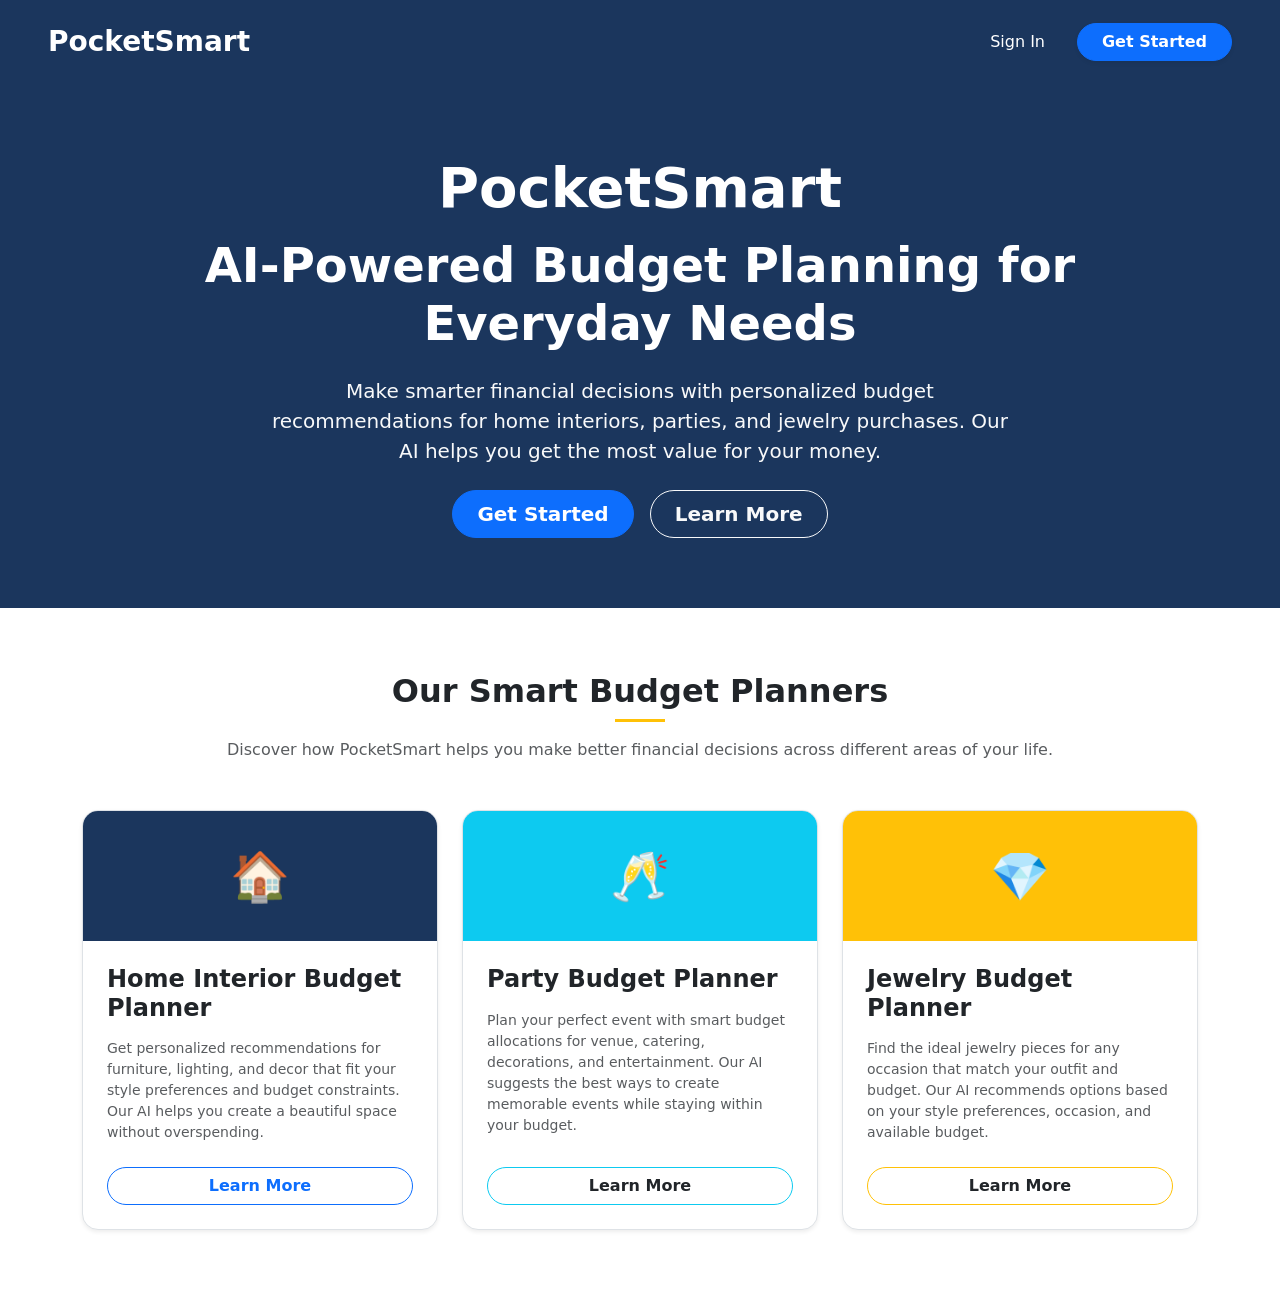
<file: Project Development Phase/templates/index.html>
<!DOCTYPE html>
<html lang="en">
<head>
    <meta charset="UTF-8">
    <meta name="viewport" content="width=device-width, initial-scale=1.0">
    <title>PocketSmart AI - Smart Budget Planner</title>
    <link href="https://cdn.jsdelivr.net/npm/bootstrap@5.3.0/dist/css/bootstrap.min.css" rel="stylesheet">
    <style>
        .hero-section { background-color: #1b365d; color: white; padding: 70px 0; }
        .card-header-home { background-color: #1b365d; color: white; height: 130px; display: flex; align-items: center; justify-content: center; font-size: 3rem; }
        .card-header-party { background-color: #0dcaf0; color: white; height: 130px; display: flex; align-items: center; justify-content: center; font-size: 3rem; }
        .card-header-jewelry { background-color: #ffc107; color: white; height: 130px; display: flex; align-items: center; justify-content: center; font-size: 3rem; }
    </style>
</head>
<body class="bg-white">
    <!-- Navbar matching docx -->
    <nav class="navbar navbar-expand-lg navbar-dark px-5 py-3" style="background-color: #1b365d;">
        <a class="navbar-brand fw-bold fs-3" href="/">PocketSmart</a>
        <div class="collapse navbar-collapse justify-content-end">
            <ul class="navbar-nav align-items-center gap-4">
                <li class="nav-item"><a class="nav-link text-white" href="/login">Sign In</a></li>
                <li class="nav-item"><a class="btn btn-primary px-4 rounded-pill fw-semibold shadow-sm" href="/register">Get Started</a></li>
            </ul>
        </div>
    </nav>

    <!-- Hero Section matching docx -->
    <div class="hero-section text-center">
        <div class="container">
            <h1 class="display-4 fw-bold mb-3">PocketSmart</h1>
            <h2 class="display-5 fw-bold mb-4">AI-Powered Budget Planning for Everyday Needs</h2>
            <p class="lead text-light mb-4 mx-auto" style="max-width: 750px;">Make smarter financial decisions with personalized budget recommendations for home interiors, parties, and jewelry purchases. Our AI helps you get the most value for your money.</p>
            <div class="d-flex justify-content-center gap-3 mt-4">
                <a href="/register" class="btn btn-primary btn-lg px-4 rounded-pill fw-semibold">Get Started</a>
                <a href="#planners" class="btn btn-outline-light btn-lg px-4 rounded-pill fw-semibold">Learn More</a>
            </div>
        </div>
    </div>

    <!-- Planners Section matching docx -->
    <div class="container py-5 my-3" id="planners">
        <div class="text-center mb-5">
            <h2 class="fw-bold fs-2 mb-2">Our Smart Budget Planners</h2>
            <div class="mx-auto bg-warning mb-3" style="width: 50px; height: 3px;"></div>
            <p class="text-muted">Discover how PocketSmart helps you make better financial decisions across different areas of your life.</p>
        </div>
        <div class="row g-4">
            <div class="col-md-4">
                <div class="card h-100 shadow-sm border rounded-4 overflow-hidden">
                    <div class="card-header-home">🏠</div>
                    <div class="card-body p-4 d-flex flex-column">
                        <h4 class="fw-bold mb-3 text-dark">Home Interior Budget Planner</h4>
                        <p class="text-muted small mb-4">Get personalized recommendations for furniture, lighting, and decor that fit your style preferences and budget constraints. Our AI helps you create a beautiful space without overspending.</p>
                        <a href="/home-planner" class="btn btn-outline-primary w-100 mt-auto rounded-pill fw-semibold">Learn More</a>
                    </div>
                </div>
            </div>
            <div class="col-md-4">
                <div class="card h-100 shadow-sm border rounded-4 overflow-hidden">
                    <div class="card-header-party">🥂</div>
                    <div class="card-body p-4 d-flex flex-column">
                        <h4 class="fw-bold mb-3 text-dark">Party Budget Planner</h4>
                        <p class="text-muted small mb-4">Plan your perfect event with smart budget allocations for venue, catering, decorations, and entertainment. Our AI suggests the best ways to create memorable events while staying within your budget.</p>
                        <a href="/party-planner" class="btn btn-outline-info w-100 mt-auto rounded-pill fw-semibold text-dark">Learn More</a>
                    </div>
                </div>
            </div>
            <div class="col-md-4">
                <div class="card h-100 shadow-sm border rounded-4 overflow-hidden">
                    <div class="card-header-jewelry">💎</div>
                    <div class="card-body p-4 d-flex flex-column">
                        <h4 class="fw-bold mb-3 text-dark">Jewelry Budget Planner</h4>
                        <p class="text-muted small mb-4">Find the ideal jewelry pieces for any occasion that match your outfit and budget. Our AI recommends options based on your style preferences, occasion, and available budget.</p>
                        <a href="/jewelry-planner" class="btn btn-outline-warning w-100 mt-auto rounded-pill fw-semibold text-dark">Learn More</a>
                    </div>
                </div>
            </div>
        </div>
    </div>
</body>
</html>
</file>
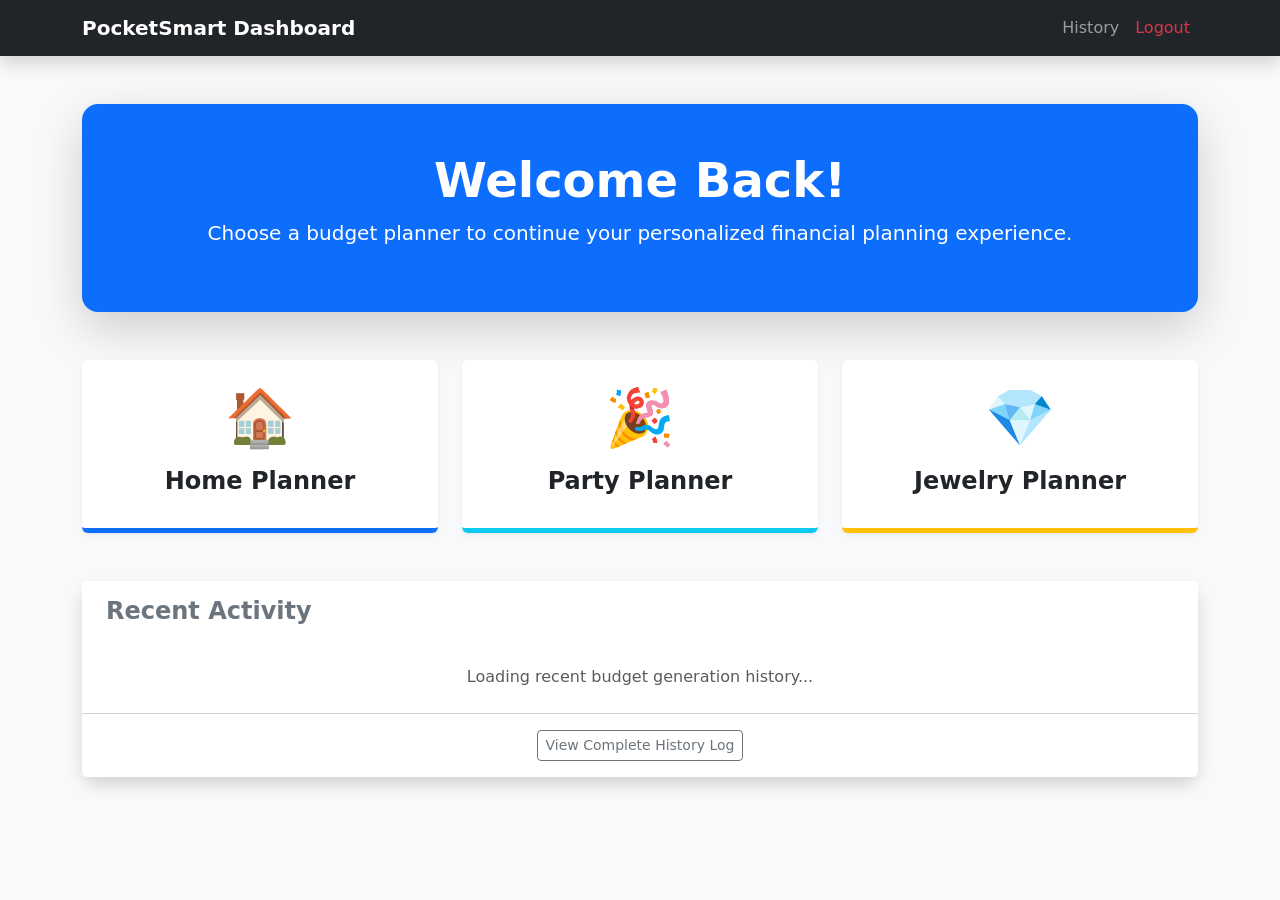
<file: Project Development Phase/templates/dashboard.html>
<!DOCTYPE html>
<html lang="en">
<head>
    <meta charset="UTF-8">
    <meta name="viewport" content="width=device-width, initial-scale=1.0">
    <title>User Dashboard - PocketSmart AI</title>
    <link href="https://cdn.jsdelivr.net/npm/bootstrap@5.3.0/dist/css/bootstrap.min.css" rel="stylesheet">
</head>
<body class="bg-light">
    <nav class="navbar navbar-expand-lg navbar-dark bg-dark shadow">
        <div class="container">
            <a class="navbar-brand fw-bold" href="/">PocketSmart Dashboard</a>
            <div class="collapse navbar-collapse justify-content-end">
                <ul class="navbar-nav">
                    <li class="nav-item"><a class="nav-link" href="/history">History</a></li>
                    <li class="nav-item"><a class="nav-link text-danger" href="/logout">Logout</a></li>
                </ul>
            </div>
        </div>
    </nav>

    <div class="container my-5">
        <div class="bg-primary text-white p-5 rounded-4 shadow-lg text-center mb-5">
            <h1 class="display-5 fw-bold">Welcome Back!</h1>
            <p class="lead">Choose a budget planner to continue your personalized financial planning experience.</p>
        </div>

        <div class="row g-4 mb-5">
            <div class="col-md-4">
                <a href="/home-planner" class="text-decoration-none">
                    <div class="card h-100 shadow-sm border-0 border-bottom border-primary border-5 hover-effect">
                        <div class="card-body p-4 text-center">
                            <h2 class="display-4 mb-3">🏠</h2>
                            <h4 class="text-dark fw-bold">Home Planner</h4>
                        </div>
                    </div>
                </a>
            </div>
            <div class="col-md-4">
                <a href="/party-planner" class="text-decoration-none">
                    <div class="card h-100 shadow-sm border-0 border-bottom border-info border-5 hover-effect">
                        <div class="card-body p-4 text-center">
                            <h2 class="display-4 mb-3">🎉</h2>
                            <h4 class="text-dark fw-bold">Party Planner</h4>
                        </div>
                    </div>
                </a>
            </div>
            <div class="col-md-4">
                <a href="/jewelry-planner" class="text-decoration-none">
                    <div class="card h-100 shadow-sm border-0 border-bottom border-warning border-5 hover-effect">
                        <div class="card-body p-4 text-center">
                            <h2 class="display-4 mb-3">💎</h2>
                            <h4 class="text-dark fw-bold">Jewelry Planner</h4>
                        </div>
                    </div>
                </a>
            </div>
        </div>

        <div class="card shadow border-0 rounded-4">
            <div class="card-header bg-white py-3 border-bottom-0">
                <h4 class="mb-0 fw-bold text-secondary"><i class="bi bi-clock-history me-2"></i>Recent Activity</h4>
            </div>
            <div class="card-body p-0">
                <div class="list-group list-group-flush" id="recentActivityList">
                    
                    <div class="p-4 text-center text-muted">
                        <p class="mb-0">Loading recent budget generation history...</p>
                    </div>
                </div>
            </div>
            <div class="card-footer bg-white text-center py-3">
                <a href="/history" class="btn btn-sm btn-outline-secondary">View Complete History Log</a>
            </div>
        </div>
    </div>
</body>
</html>
</file>
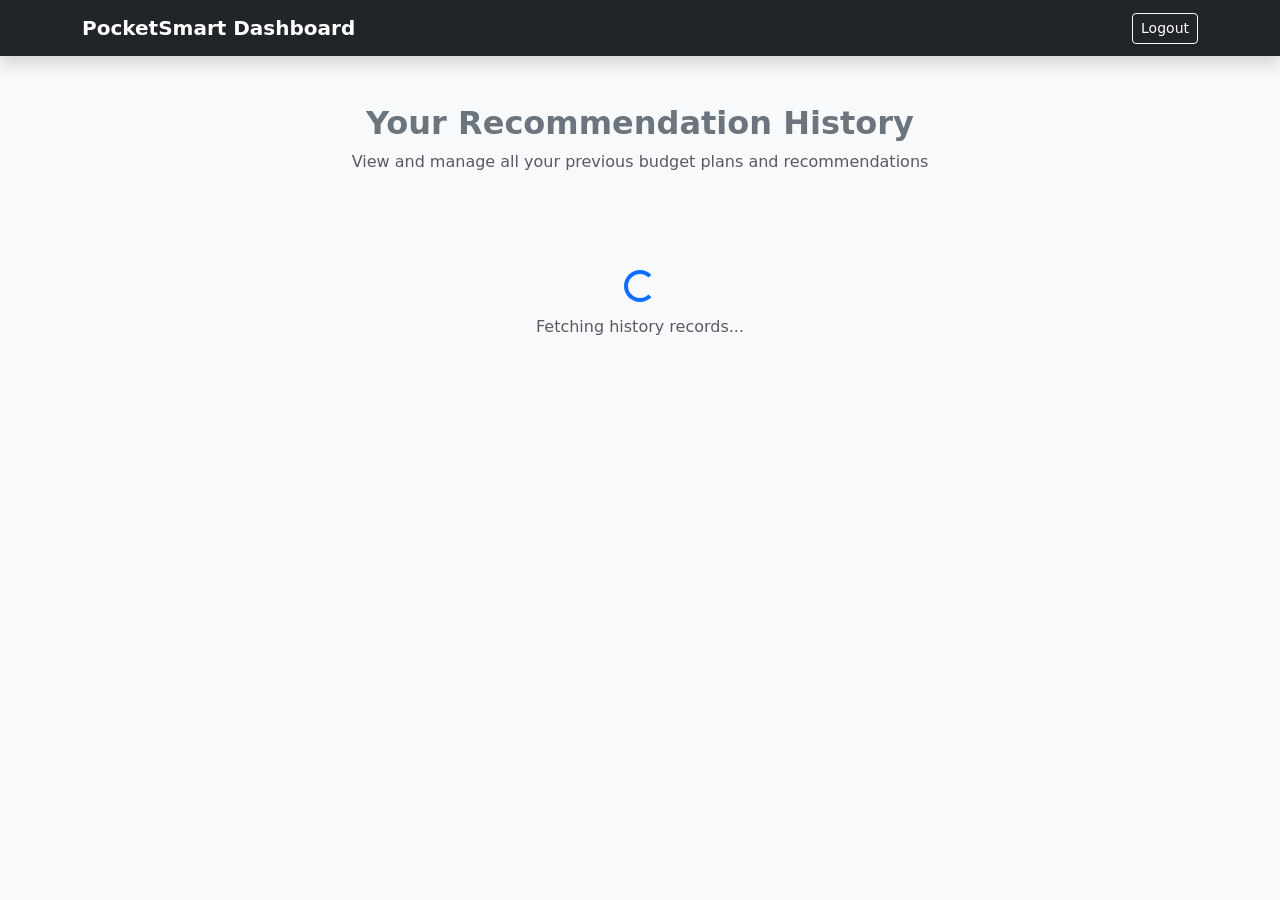
<file: Project Development Phase/templates/history.html>
<!DOCTYPE html>
<html lang="en">
<head>
    <meta charset="UTF-8">
    <meta name="viewport" content="width=device-width, initial-scale=1.0">
    <title>Recommendation History - PocketSmart AI</title>
    <link href="https://cdn.jsdelivr.net/npm/bootstrap@5.3.0/dist/css/bootstrap.min.css" rel="stylesheet">
</head>
<body class="bg-light">
    <nav class="navbar navbar-dark bg-dark mb-4 shadow">
        <div class="container">
            <a class="navbar-brand fw-bold" href="/dashboard">PocketSmart Dashboard</a>
            <a class="text-white text-decoration-none btn btn-outline-light btn-sm" href="/logout">Logout</a>
        </div>
    </nav>

    <div class="container py-4">
        <div class="text-center mb-5">
            <h2 class="fw-bold text-secondary">Your Recommendation History</h2>
            <p class="text-muted">View and manage all your previous budget plans and recommendations</p>
        </div>
        <div class="row g-4" id="historyGrid">
            <div class="col-12 text-center text-muted py-5">
                <div class="spinner-border text-primary" role="status"></div>
                <p class="mt-2">Fetching history records...</p>
            </div>
        </div>
    </div>
</body>
</html>
</file>
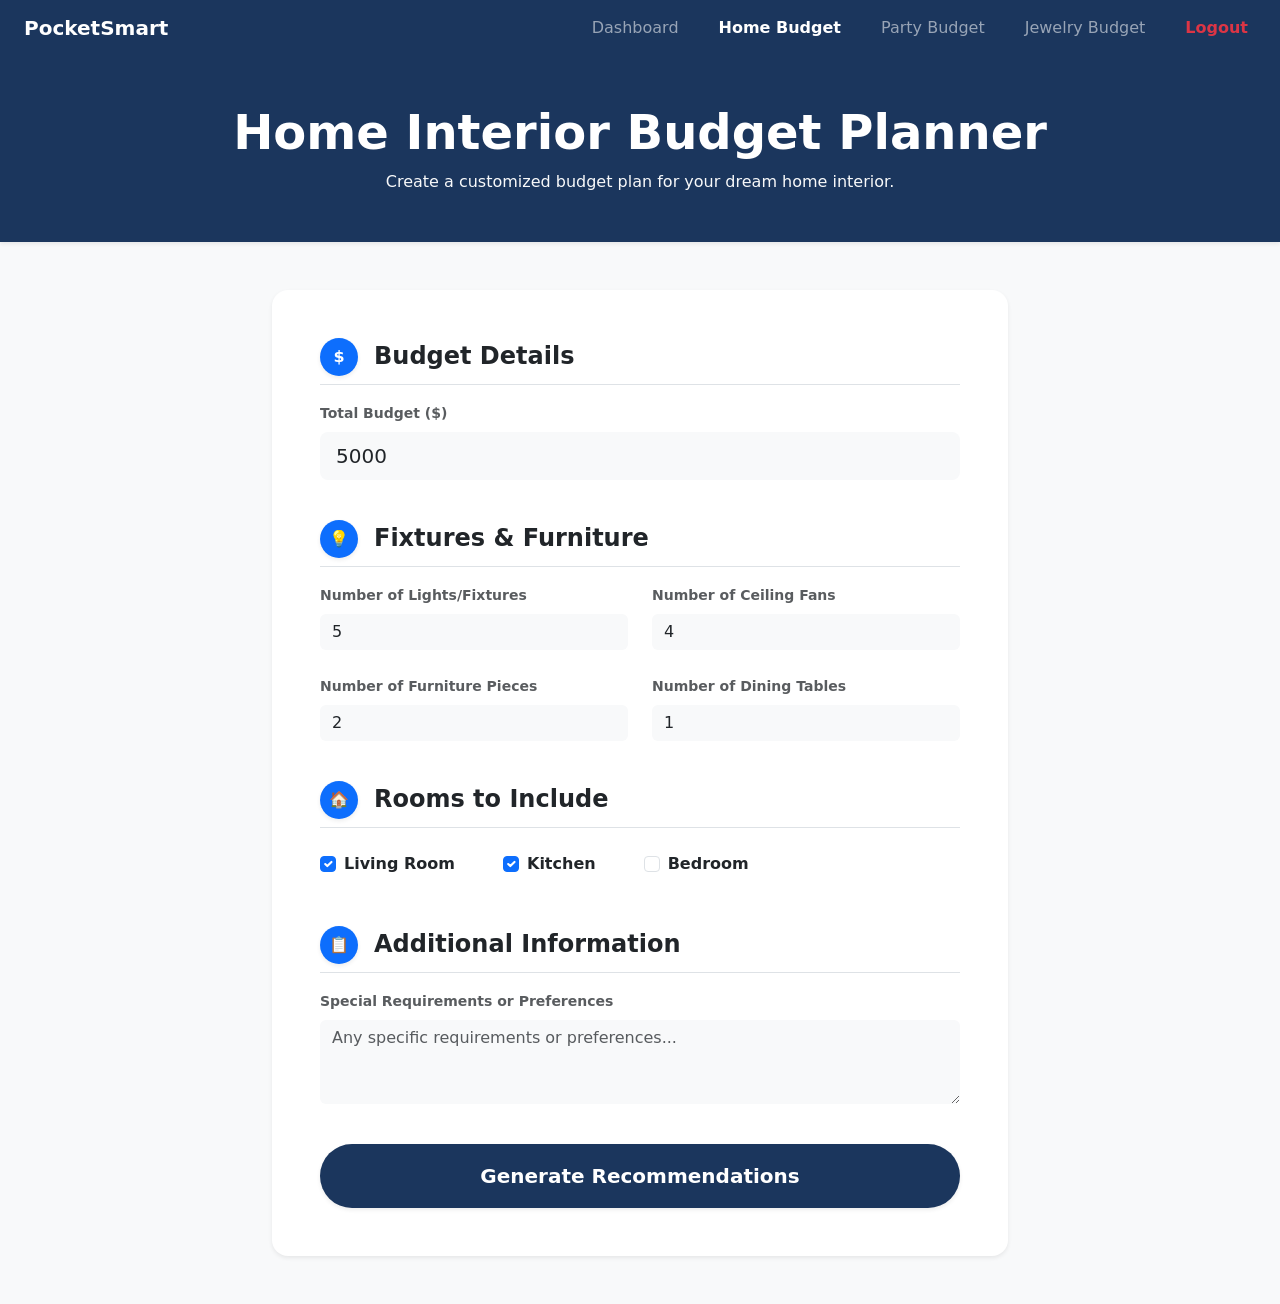
<file: Project Development Phase/templates/home_planner.html>
<!DOCTYPE html>
<html lang="en">
<head>
    <meta charset="UTF-8">
    <meta name="viewport" content="width=device-width, initial-scale=1.0">
    <title>Home Interior Budget Planner - PocketSmart</title>
    <link href="https://cdn.jsdelivr.net/npm/bootstrap@5.3.0/dist/css/bootstrap.min.css" rel="stylesheet">
</head>
<body class="bg-light">
    <!-- Navbar matching docx -->
    <nav class="navbar navbar-expand-lg navbar-dark px-4" style="background-color: #1b365d;">
        <a class="navbar-brand fw-bold" href="/dashboard">PocketSmart</a>
        <div class="collapse navbar-collapse justify-content-end">
            <ul class="navbar-nav align-items-center gap-4">
                <li class="nav-item"><a class="nav-link" href="/dashboard">Dashboard</a></li>
                <li class="nav-item"><a class="nav-link text-white fw-bold" href="/home-planner">Home Budget</a></li>
                <li class="nav-item"><a class="nav-link" href="/party-planner">Party Budget</a></li>
                <li class="nav-item"><a class="nav-link" href="/jewelry-planner">Jewelry Budget</a></li>
                <li class="nav-item"><a class="nav-link text-danger fw-bold" href="/logout">Logout</a></li>
            </ul>
        </div>
    </nav>

    <!-- Header Banner matching docx -->
    <div class="container-fluid text-white py-5 text-center shadow-sm" style="background-color: #1b365d;">
        <h1 class="fw-bold display-5 mb-2">Home Interior Budget Planner</h1>
        <p class="text-light m-0">Create a customized budget plan for your dream home interior.</p>
    </div>

    <div class="container my-5">
        <div class="row justify-content-center">
            <div class="col-lg-8">
                <div class="card shadow-sm border-0 p-5 rounded-4 bg-white">
                    <form id="homeBudgetForm">
                        <!-- Section 1: Budget Details -->
                        <div class="d-flex align-items-center mb-3 pb-2 border-bottom">
                            <div class="bg-primary text-white rounded-circle d-flex align-items-center justify-content-center me-3 shadow-sm" style="width: 38px; height: 38px; font-weight: bold;">$</div>
                            <h4 class="fw-bold text-dark m-0">Budget Details</h4>
                        </div>
                        <div class="mb-4">
                            <label class="form-label text-muted small fw-bold">Total Budget ($)</label>
                            <input type="number" class="form-control form-control-lg bg-light border-0" id="total_budget" required value="5000">
                        </div>

                        <!-- Section 2: Fixtures & Furniture -->
                        <div class="d-flex align-items-center mb-3 pb-2 border-bottom pt-3">
                            <div class="bg-primary text-white rounded-circle d-flex align-items-center justify-content-center me-3 shadow-sm" style="width: 38px; height: 38px;">💡</div>
                            <h4 class="fw-bold text-dark m-0">Fixtures & Furniture</h4>
                        </div>
                        <div class="row g-4 mb-4">
                            <div class="col-md-6">
                                <label class="form-label text-muted small fw-bold">Number of Lights/Fixtures</label>
                                <input type="number" class="form-control bg-light border-0" id="num_lights" value="5">
                            </div>
                            <div class="col-md-6">
                                <label class="form-label text-muted small fw-bold">Number of Ceiling Fans</label>
                                <input type="number" class="form-control bg-light border-0" id="num_fans" value="4">
                            </div>
                            <div class="col-md-6">
                                <label class="form-label text-muted small fw-bold">Number of Furniture Pieces</label>
                                <input type="number" class="form-control bg-light border-0" id="num_furniture" value="2">
                            </div>
                            <div class="col-md-6">
                                <label class="form-label text-muted small fw-bold">Number of Dining Tables</label>
                                <input type="number" class="form-control bg-light border-0" id="num_dining_tables" value="1">
                            </div>
                        </div>

                        <!-- Section 3: Rooms to Include -->
                        <div class="d-flex align-items-center mb-3 pb-2 border-bottom pt-3">
                            <div class="bg-primary text-white rounded-circle d-flex align-items-center justify-content-center me-3 shadow-sm" style="width: 38px; height: 38px;">🏠</div>
                            <h4 class="fw-bold text-dark m-0">Rooms to Include</h4>
                        </div>
                        <div class="d-flex gap-5 mb-4 py-2">
                            <div class="form-check">
                                <input class="form-check-input" type="checkbox" id="living_room" checked>
                                <label class="form-check-label fw-semibold">Living Room</label>
                            </div>
                            <div class="form-check">
                                <input class="form-check-input" type="checkbox" id="kitchen" checked>
                                <label class="form-check-label fw-semibold">Kitchen</label>
                            </div>
                            <div class="form-check">
                                <input class="form-check-input" type="checkbox" id="bedroom">
                                <label class="form-check-label fw-semibold">Bedroom</label>
                            </div>
                        </div>

                        <!-- Section 4: Additional Information -->
                        <div class="d-flex align-items-center mb-3 pb-2 border-bottom pt-3">
                            <div class="bg-primary text-white rounded-circle d-flex align-items-center justify-content-center me-3 shadow-sm" style="width: 38px; height: 38px;">📋</div>
                            <h4 class="fw-bold text-dark m-0">Additional Information</h4>
                        </div>
                        <div class="mb-4">
                            <label class="form-label text-muted small fw-bold">Special Requirements or Preferences</label>
                            <textarea class="form-control bg-light border-0" id="additional_requirements" rows="3" placeholder="Any specific requirements or preferences..."></textarea>
                        </div>

                        <button type="submit" class="btn w-100 py-3 fw-bold rounded-pill fs-5 shadow-sm mt-3 text-white" style="background-color: #1b365d;">Generate Recommendations</button>
                    </form>
                </div>

                <!-- AI Result Container -->
                <div id="resultContainer" class="d-none mt-5">
                    <h3 class="text-center mb-4 fw-bold">Your Personalized Budget Plan</h3>
                    <div id="aiOutput"></div>
                </div>
            </div>
        </div>
    </div>

    <script>
        document.getElementById('homeBudgetForm').addEventListener('submit', async (e) => {
            e.preventDefault();
            const payload = {
                total_budget: parseFloat(document.getElementById('total_budget').value),
                num_lights: parseInt(document.getElementById('num_lights').value),
                num_fans: parseInt(document.getElementById('num_fans').value),
                num_furniture: parseInt(document.getElementById('num_furniture').value),
                num_dining_tables: parseInt(document.getElementById('num_dining_tables').value),
                living_room: document.getElementById('living_room').checked,
                kitchen: document.getElementById('kitchen').checked,
                bedroom: document.getElementById('bedroom').checked
            };

            document.getElementById('resultContainer').classList.remove('d-none');
            document.getElementById('aiOutput').innerHTML = '<div class="text-center py-5"><div class="spinner-border text-primary" role="status"></div><p class="mt-3 text-muted">Gemini 1.5 Flash Pro is analyzing your interior plan...</p></div>';

            try {
                const response = await fetch('/home-budget', {
                    method: 'POST',
                    headers: {'Content-Type': 'application/json'},
                    body: JSON.stringify(payload)
                });
                const data = await response.json();
                
                let html = `<div class="card border-0 shadow-sm rounded-4 mb-4"><div class="card-body text-white rounded-4 p-4 d-flex justify-content-between align-items-center" style="background-color: #1b365d;"><h5 class="m-0">Total Budget: $${data.total_budget}</h5><h5 class="m-0">Remaining Budget: $${data.remaining_budget || 500}</h5></div></div>`;
                
                data.budget_breakdown.forEach(category => {
                    html += `<div class="card mb-4 shadow-sm border-0 rounded-4 overflow-hidden"><div class="card-header bg-white py-3 px-4 border-bottom"><h5 class="fw-bold text-dark m-0">${category.category} <small class="text-muted fs-6">Allocation: $${category.allocation}</small></h5></div><div class="card-body p-0"><ul class="list-group list-group-flush">`;
                    
                    category.items.forEach(item => {
                        html += `
                            <li class="list-group-item p-4">
                                <div class="row align-items-center">
                                    <div class="col-md-7">
                                        <h6 class="fw-bold mb-1">${item.name}</h6>
                                        <p class="text-muted small mb-0">${item.description}</p>
                                    </div>
                                    <div class="col-md-2 text-end">
                                        <span class="badge bg-success fs-6">$${item.estimated_price}</span>
                                        <small class="d-block text-muted">Qty: ${item.quantity}</small>
                                    </div>
                                    <div class="col-md-3 text-end">
                                        <div class="d-flex flex-wrap gap-1 justify-content-end">
                                            ${item.shopping_links && item.shopping_links.amazon ? `<a href="${item.shopping_links.amazon}" target="_blank" class="btn btn-sm btn-outline-dark">Amazon</a>` : ''}
                                            ${item.shopping_links && item.shopping_links.flipkart ? `<a href="${item.shopping_links.flipkart}" target="_blank" class="btn btn-sm btn-outline-primary">Flipkart</a>` : ''}
                                            ${item.shopping_links && item.shopping_links.ikea ? `<a href="${item.shopping_links.ikea}" target="_blank" class="btn btn-sm btn-outline-info">IKEA</a>` : ''}
                                        </div>
                                    </div>
                                </div>
                            </li>`;
                    });
                    html += `</ul></div></div>`;
                });
                document.getElementById('aiOutput').innerHTML = html;
            } catch (error) {
                document.getElementById('aiOutput').innerHTML = '<div class="alert alert-danger shadow-sm rounded-4 p-4">Failed to fetch recommendations from Gemini API.</div>';
            }
        });
    </script>
</body>
</html>
</file>
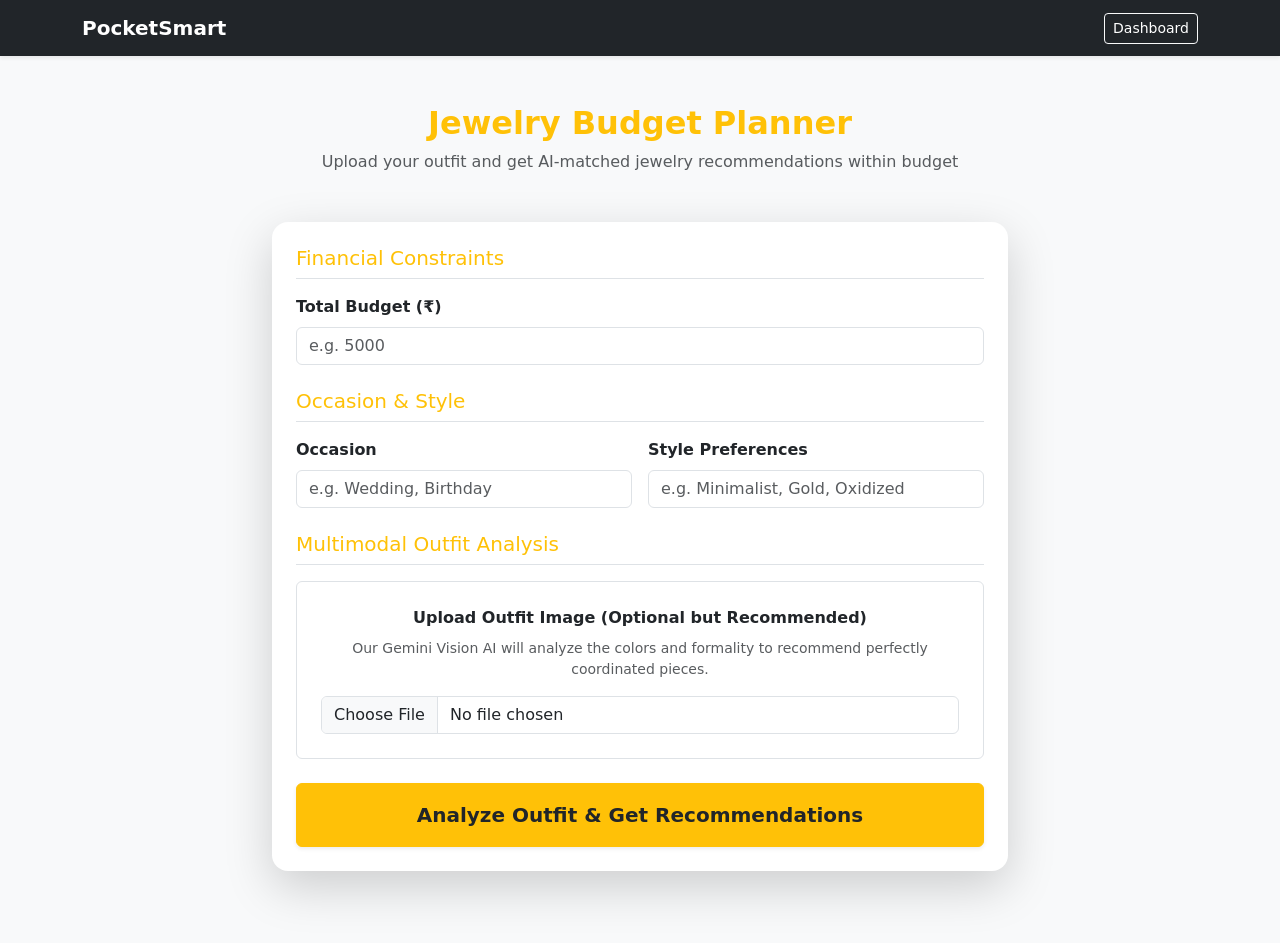
<file: Project Development Phase/templates/jewelry_planner.html>
<!DOCTYPE html>
<html lang="en">
<head>
    <meta charset="UTF-8">
    <meta name="viewport" content="width=device-width, initial-scale=1.0">
    <title>Jewelry Budget Planner - PocketSmart AI</title>
    <link href="https://cdn.jsdelivr.net/npm/bootstrap@5.3.0/dist/css/bootstrap.min.css" rel="stylesheet">
</head>
<body class="bg-light">
    <nav class="navbar navbar-dark bg-dark mb-4 shadow-sm">
        <div class="container">
            <a class="navbar-brand fw-bold" href="/">PocketSmart</a>
            <a class="text-white text-decoration-none btn btn-outline-light btn-sm" href="/dashboard">Dashboard</a>
        </div>
    </nav>

    <div class="container py-4">
        <div class="text-center mb-5">
            <h2 class="fw-bold text-warning text-darken">Jewelry Budget Planner</h2>
            <p class="text-muted">Upload your outfit and get AI-matched jewelry recommendations within budget</p>
        </div>

        <div class="row justify-content-center">
            <div class="col-lg-8">
                <div class="card shadow-lg border-0 p-4 mb-5 rounded-4">
                    <!-- Note the enctype attribute required for file uploads[cite: 4] -->
                    <form id="jewelryBudgetForm" enctype="multipart/form-data">
                        
                        <h5 class="mb-3 text-warning border-bottom pb-2">Financial Constraints</h5>
                        <div class="mb-4">
                            <label class="form-label fw-semibold">Total Budget (₹)</label>
                            <input type="number" class="form-control" id="total_budget" name="total_budget" required placeholder="e.g. 5000">
                        </div>

                        <h5 class="mb-3 text-warning border-bottom pb-2">Occasion & Style</h5>
                        <div class="row g-3 mb-4">
                            <div class="col-md-6">
                                <label class="form-label fw-semibold">Occasion</label>
                                <input type="text" class="form-control" id="occasion" name="occasion" required placeholder="e.g. Wedding, Birthday">
                            </div>
                            <div class="col-md-6">
                                <label class="form-label fw-semibold">Style Preferences</label>
                                <input type="text" class="form-control" id="preferences" name="preferences" placeholder="e.g. Minimalist, Gold, Oxidized">
                            </div>
                        </div>

                        <h5 class="mb-3 text-warning border-bottom pb-2">Multimodal Outfit Analysis</h5>
                        <div class="mb-4 bg-white p-4 border border-dashed rounded text-center">
                            <label class="form-label fw-semibold d-block">Upload Outfit Image (Optional but Recommended)</label>
                            <p class="small text-muted mb-3">Our Gemini Vision AI will analyze the colors and formality to recommend perfectly coordinated pieces.</p>
                            <input class="form-control" type="file" id="image" name="image" accept="image/png, image/jpeg">
                        </div>

                        <button type="submit" class="btn btn-warning text-dark w-100 py-3 fw-bold fs-5 shadow-sm">Analyze Outfit & Get Recommendations</button>
                    </form>
                </div>

                <div id="resultContainer" class="d-none mt-5">
                    <h3 class="text-center mb-4 fw-bold">Your Curated Jewelry Collection</h3>
                    <div id="aiOutput"></div>
                </div>
            </div>
        </div>
    </div>

    <script>
        document.getElementById('jewelryBudgetForm').addEventListener('submit', async (e) => {
            e.preventDefault();
            
            // Utilizing FormData API to seamlessly package text constraints and binary image files[cite: 4]
            const formData = new FormData();
            formData.append('total_budget', document.getElementById('total_budget').value);
            formData.append('occasion', document.getElementById('occasion').value);
            formData.append('preferences', document.getElementById('preferences').value);
            
            const imageFile = document.getElementById('image').files[0];
            if (imageFile) {
                formData.append('image', imageFile);
            }

            const resultContainer = document.getElementById('resultContainer');
            const aiOutput = document.getElementById('aiOutput');
            resultContainer.classList.remove('d-none');
            aiOutput.innerHTML = '<div class="text-center my-5"><div class="spinner-border text-warning" style="width: 3rem; height: 3rem;" role="status"></div><h5 class="mt-3 text-muted">Extracting visual features and searching catalogs...</h5></div>';

            try {
                // Standard fetch request modified to omit Content-Type header so the browser sets the multi-part boundary correctly[cite: 4]
                const response = await fetch('/jewelry-budget', {
                    method: 'POST',
                    body: formData
                });
                
                const data = await response.json();
                
                let html = `<div class="card border-warning mb-4 shadow"><div class="card-body text-center bg-warning text-dark rounded-top"><h4 class="mb-0 fw-bold">Total Budget: ₹${data.total_budget}</h4></div></div>`;
                
                // If multimodal analysis occurred, render the outfit breakdown[cite: 4]
                if (data.outfit_analysis) {
                    html += `
                    <div class="alert alert-secondary shadow-sm mb-4">
                        <h5 class="alert-heading fw-bold"><i class="bi bi-eye"></i> Vision AI Outfit Analysis</h5>
                        <p class="mb-0"><strong>Detected Colors:</strong> ${data.outfit_analysis.colors.join(', ')} | <strong>Style:</strong> ${data.outfit_analysis.style} | <strong>Formality:</strong> ${data.outfit_analysis.formality}</p>
                    </div>`;
                }

                html += `<div class="row g-4">`;
                data.jewelry_recommendations.forEach(item => {
                    html += `
                        <div class="col-md-6">
                            <div class="card h-100 shadow-sm border-0">
                                <div class="card-header bg-dark text-white fw-bold text-capitalize py-3">
                                    ${item.item_type}
                                </div>
                                <div class="card-body d-flex flex-column">
                                    <h5 class="text-success fw-bold mb-3">Est. Price: ₹${item.estimated_price}</h5>
                                    <p class="card-text text-muted mb-4">${item.description}</p>
                                    <div class="mt-auto pt-3 border-top d-flex gap-2">
                                        ${item.shopping_links && item.shopping_links.tanishq ? `<a href="${item.shopping_links.tanishq}" target="_blank" class="btn btn-outline-warning w-100 fw-bold">Tanishq</a>` : ''}
                                        ${item.shopping_links && item.shopping_links.amazon ? `<a href="${item.shopping_links.amazon}" target="_blank" class="btn btn-outline-secondary w-100 fw-bold">Amazon</a>` : ''}
                                    </div>
                                </div>
                            </div>
                        </div>`;
                });
                html += `</div>`;
                
                aiOutput.innerHTML = html;
            } catch (error) {
                aiOutput.innerHTML = `<div class="alert alert-danger shadow"><h4 class="alert-heading">Vision Processing Failed</h4><p>An error occurred during multimodal analysis or API routing.</p></div>`;
            }
        });
    </script>
</body>
</html>
</file>
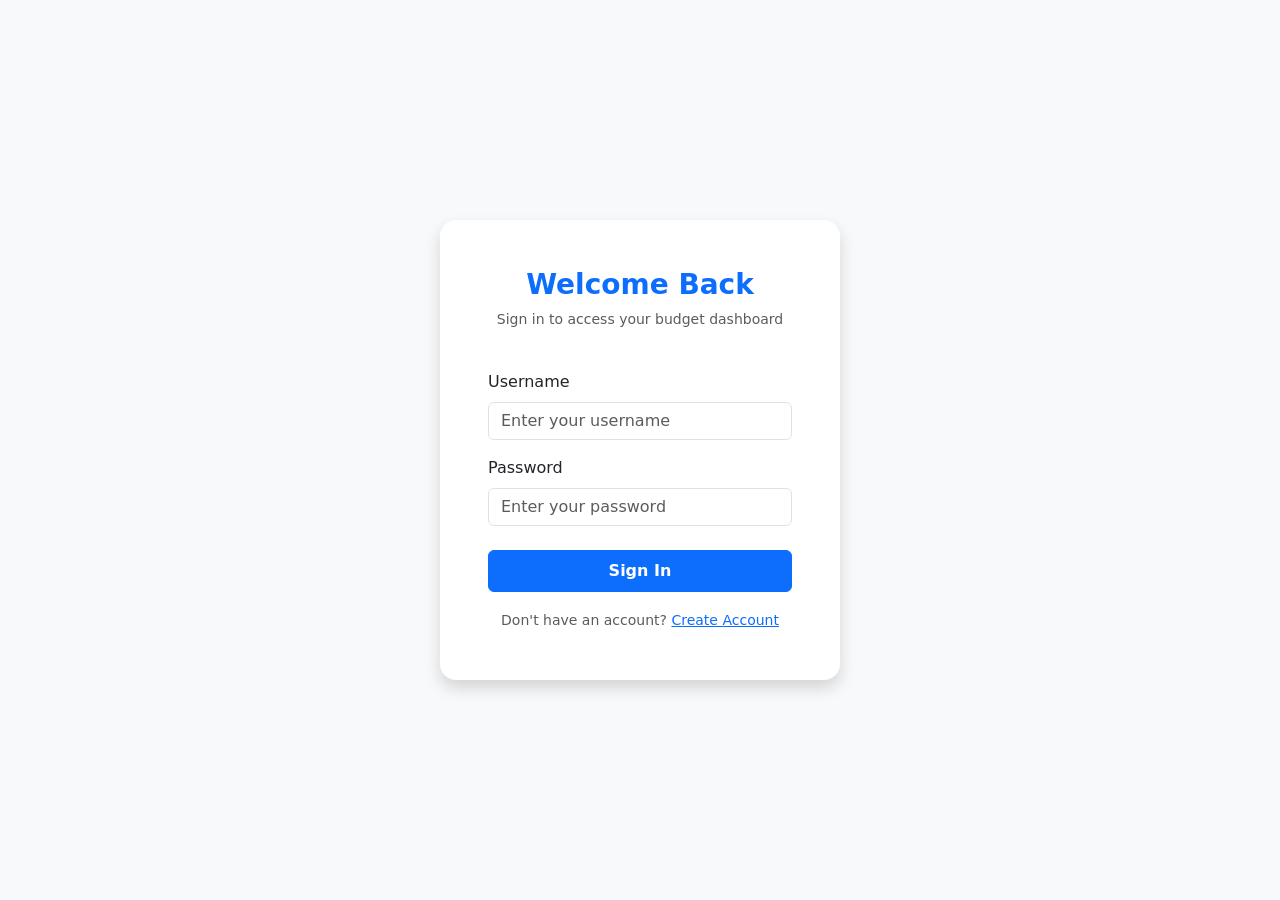
<file: Project Development Phase/templates/login.html>
<!DOCTYPE html>
<html lang="en">
<head>
    <meta charset="UTF-8">
    <meta name="viewport" content="width=device-width, initial-scale=1.0">
    <title>Sign In - PocketSmart AI</title>
    <link href="https://cdn.jsdelivr.net/npm/bootstrap@5.3.0/dist/css/bootstrap.min.css" rel="stylesheet">
</head>
<body class="bg-light d-flex align-items-center justify-content-center vh-100">
    <div class="card shadow border-0 p-5 rounded-4" style="width: 400px;">
        <div class="text-center mb-4">
            <h3 class="fw-bold text-primary">Welcome Back</h3>
            <p class="text-muted small">Sign in to access your budget dashboard</p>
        </div>
        <form id="loginForm">
            <div class="mb-3">
                <label class="form-label">Username</label>
                <input type="text" class="form-control" id="username" required placeholder="Enter your username">
            </div>
            <div class="mb-4">
                <label class="form-label">Password</label>
                <input type="password" class="form-control" id="password" required placeholder="Enter your password">
            </div>
            <button type="submit" class="btn btn-primary w-100 py-2 fw-bold">Sign In</button>
        </form>
        <div class="text-center mt-3">
            <small class="text-muted">Don't have an account? <a href="/register">Create Account</a></small>
        </div>
    </div>

    <script>
        document.getElementById('loginForm').addEventListener('submit', async (e) => {
            e.preventDefault();
            const formData = new URLSearchParams();
            formData.append('username', document.getElementById('username').value);
            formData.append('password', document.getElementById('password').value);

            try {
                const response = await fetch('/token', {
                    method: 'POST',
                    headers: {'Content-Type': 'application/x-www-form-urlencoded'},
                    body: formData
                });
                if (response.ok) {
                    window.location.href = '/dashboard';
                } else {
                    alert('Invalid username or password.');
                }
            } catch (err) {
                alert('Connection error. Please try again.');
            }
        });
    </script>
</body>
</html>
</file>
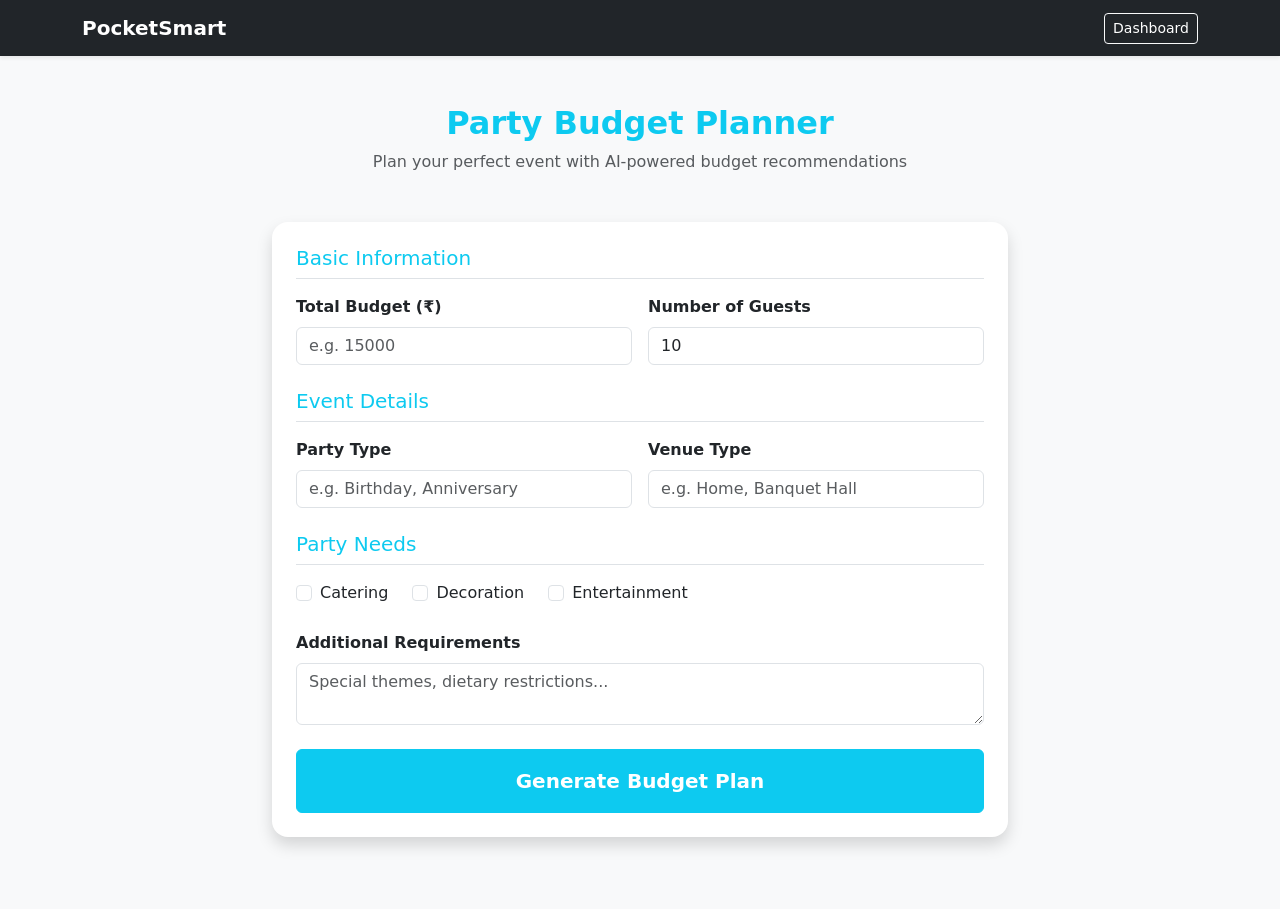
<file: Project Development Phase/templates/party_planner.html>
<!DOCTYPE html>
<html lang="en">
<head>
    <meta charset="UTF-8">
    <meta name="viewport" content="width=device-width, initial-scale=1.0">
    <title>Party Budget Planner - PocketSmart AI</title>
    <link href="https://cdn.jsdelivr.net/npm/bootstrap@5.3.0/dist/css/bootstrap.min.css" rel="stylesheet">
</head>
<body class="bg-light">
    <nav class="navbar navbar-dark bg-dark mb-4 shadow-sm">
        <div class="container">
            <a class="navbar-brand fw-bold" href="/">PocketSmart</a>
            <a class="text-white text-decoration-none btn btn-outline-light btn-sm" href="/dashboard">Dashboard</a>
        </div>
    </nav>

    <div class="container py-4">
        <div class="text-center mb-5">
            <h2 class="fw-bold text-info">Party Budget Planner</h2>
            <p class="text-muted">Plan your perfect event with AI-powered budget recommendations</p>
        </div>

        <div class="row justify-content-center">
            <div class="col-lg-8">
                <div class="card shadow border-0 p-4 mb-5 rounded-4">
                    <form id="partyBudgetForm">
                        <h5 class="mb-3 text-info border-bottom pb-2">Basic Information</h5>
                        <div class="row g-3 mb-4">
                            <div class="col-md-6">
                                <label class="form-label fw-semibold">Total Budget (₹)</label>
                                <input type="number" class="form-control" id="total_budget" required placeholder="e.g. 15000">
                            </div>
                            <div class="col-md-6">
                                <label class="form-label fw-semibold">Number of Guests</label>
                                <input type="number" class="form-control" id="num_guests" required value="10">
                            </div>
                        </div>

                        <h5 class="mb-3 text-info border-bottom pb-2">Event Details</h5>
                        <div class="row g-3 mb-4">
                            <div class="col-md-6">
                                <label class="form-label fw-semibold">Party Type</label>
                                <input type="text" class="form-control" id="party_type" required placeholder="e.g. Birthday, Anniversary">
                            </div>
                            <div class="col-md-6">
                                <label class="form-label fw-semibold">Venue Type</label>
                                <input type="text" class="form-control" id="venue_type" placeholder="e.g. Home, Banquet Hall">
                            </div>
                        </div>

                        <h5 class="mb-3 text-info border-bottom pb-2">Party Needs</h5>
                        <div class="d-flex gap-4 mb-4">
                            <div class="form-check">
                                <input class="form-check-input" type="checkbox" id="needs_catering">
                                <label class="form-check-label">Catering</label>
                            </div>
                            <div class="form-check">
                                <input class="form-check-input" type="checkbox" id="needs_decoration">
                                <label class="form-check-label">Decoration</label>
                            </div>
                            <div class="form-check">
                                <input class="form-check-input" type="checkbox" id="needs_entertainment">
                                <label class="form-check-label">Entertainment</label>
                            </div>
                        </div>
                        
                        <div class="mb-4">
                            <label class="form-label fw-semibold">Additional Requirements</label>
                            <textarea class="form-control" id="additional_requirements" rows="2" placeholder="Special themes, dietary restrictions..."></textarea>
                        </div>

                        <button type="submit" class="btn btn-info text-white w-100 py-3 fw-bold fs-5">Generate Budget Plan</button>
                    </form>
                </div>

                <div id="resultContainer" class="d-none mt-5">
                    <h3 class="text-center mb-4 fw-bold">Your Party Budget Plan</h3>
                    <div id="aiOutput"></div>
                </div>
            </div>
        </div>
    </div>

    <script>
        document.getElementById('partyBudgetForm').addEventListener('submit', async (e) => {
            e.preventDefault();
            
            // Constructing the JSON payload matching the Pydantic schema
            const payload = {
                total_budget: parseFloat(document.getElementById('total_budget').value),
                party_type: document.getElementById('party_type').value,
                num_guests: parseInt(document.getElementById('num_guests').value),
                venue_type: document.getElementById('venue_type').value,
                needs_catering: document.getElementById('needs_catering').checked,
                needs_decoration: document.getElementById('needs_decoration').checked,
                needs_entertainment: document.getElementById('needs_entertainment').checked,
                additional_requirements: document.getElementById('additional_requirements').value
            };

            const resultContainer = document.getElementById('resultContainer');
            const aiOutput = document.getElementById('aiOutput');
            resultContainer.classList.remove('d-none');
            aiOutput.innerHTML = '<div class="text-center my-5"><div class="spinner-grow text-info" role="status"></div><h5 class="mt-3 text-muted">Gemini 1.5 Flash Pro is orchestrating your event...</h5></div>';

            try {
                // Initiating POST request to FastAPI backend[cite: 4]
                const response = await fetch('/party-budget', {
                    method: 'POST',
                    headers: {'Content-Type': 'application/json'},
                    body: JSON.stringify(payload)
                });
                
                const data = await response.json();
                
                if (data.error) throw new Error(data.error);

                let html = `<div class="card border-info mb-4 shadow"><div class="card-body text-center bg-info text-white rounded-top"><h4 class="mb-0">Total Allocated Budget: ₹${data.total_budget}</h4></div></div>`;
                
                data.budget_breakdown.forEach(category => {
                    html += `<div class="card mb-4 shadow-sm border-0"><div class="card-header bg-dark text-white text-capitalize py-3 fw-bold fs-5"><i class="bi bi-tag-fill me-2"></i>${category.category} Segment (₹${category.allocation})</div><div class="card-body p-0"><ul class="list-group list-group-flush">`;
                    
                    category.items.forEach(item => {
                        html += `
                            <li class="list-group-item p-4">
                                <div class="row align-items-center">
                                    <div class="col-md-7">
                                        <h5 class="fw-bold mb-1">${item.name}</h5>
                                        <p class="text-muted mb-0 small">${item.description || 'Recommended element for your event.'}</p>
                                    </div>
                                    <div class="col-md-2 text-end">
                                        <span class="badge bg-success fs-6">₹${item.estimated_price}</span>
                                    </div>
                                    <div class="col-md-3 text-end">
                                        <!-- Dynamic rendering of Indian E-commerce platforms[cite: 4] -->
                                        ${item.shopping_links && item.shopping_links.swiggy ? `<a href="${item.shopping_links.swiggy}" target="_blank" class="btn btn-sm btn-outline-warning mb-1 w-100">Swiggy</a>` : ''}
                                        ${item.shopping_links && item.shopping_links.zomato ? `<a href="${item.shopping_links.zomato}" target="_blank" class="btn btn-sm btn-outline-danger mb-1 w-100">Zomato</a>` : ''}
                                        ${item.shopping_links && item.shopping_links.oyo ? `<a href="${item.shopping_links.oyo}" target="_blank" class="btn btn-sm btn-outline-danger w-100">OYO</a>` : ''}
                                    </div>
                                </div>
                            </li>`;
                    });
                    html += `</ul></div></div>`;
                });
                aiOutput.innerHTML = html;
            } catch (error) {
                aiOutput.innerHTML = `<div class="alert alert-danger shadow"><h4 class="alert-heading">Processing Error</h4><p>Unable to connect to the Gemini recommendation engine. Please verify your API key or network connection.</p></div>`;
            }
        });
    </script>
</body>
</html>
</file>
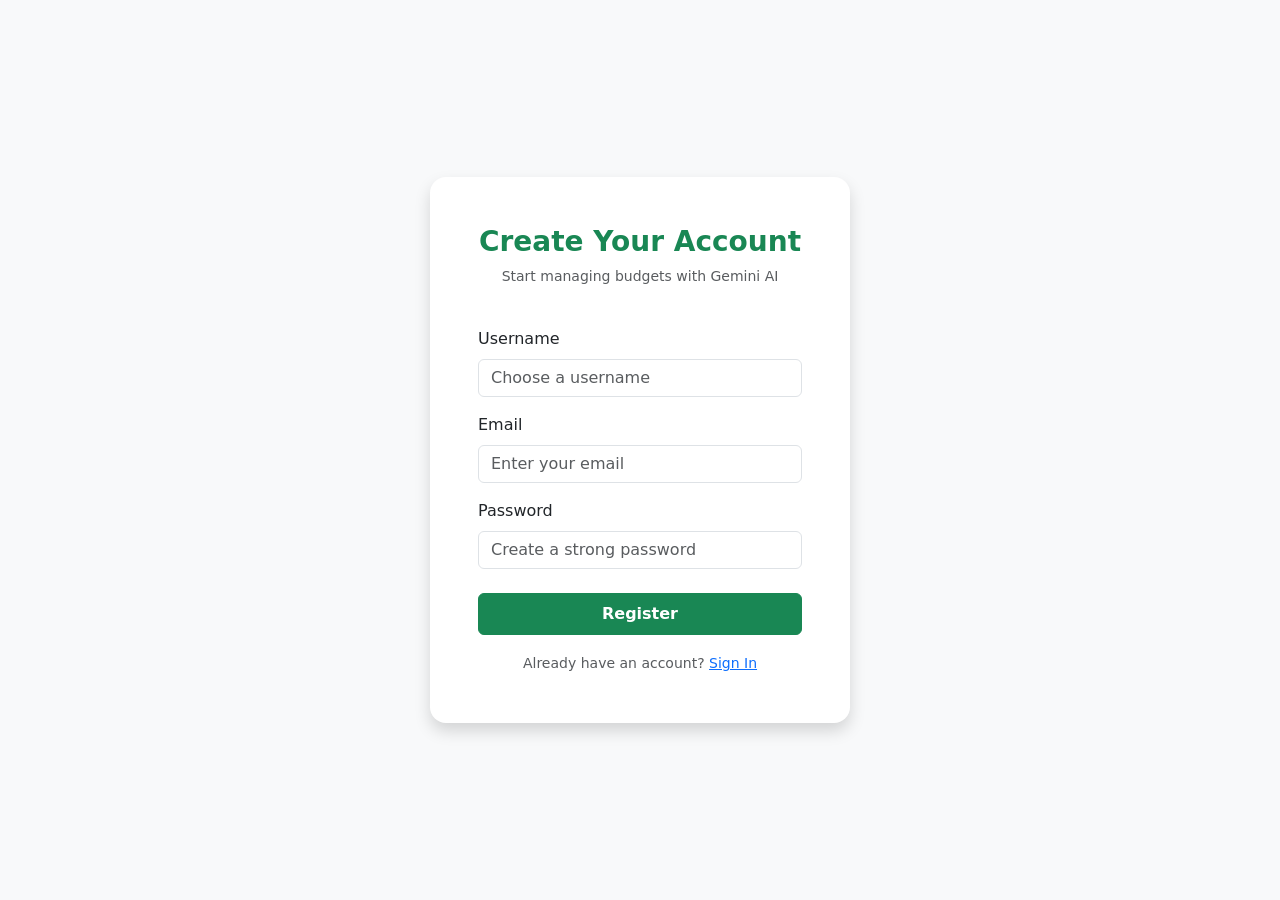
<file: Project Development Phase/templates/register.html>
<!DOCTYPE html>
<html lang="en">
<head>
    <meta charset="UTF-8">
    <meta name="viewport" content="width=device-width, initial-scale=1.0">
    <title>Create Account - PocketSmart AI</title>
    <link href="https://cdn.jsdelivr.net/npm/bootstrap@5.3.0/dist/css/bootstrap.min.css" rel="stylesheet">
</head>
<body class="bg-light d-flex align-items-center justify-content-center vh-100">
    <div class="card shadow border-0 p-5 rounded-4" style="width: 420px;">
        <div class="text-center mb-4">
            <h3 class="fw-bold text-success">Create Your Account</h3>
            <p class="text-muted small">Start managing budgets with Gemini AI</p>
        </div>
        <form id="registerForm">
            <div class="mb-3">
                <label class="form-label">Username</label>
                <input type="text" class="form-control" id="reg_username" required placeholder="Choose a username">
            </div>
            <div class="mb-3">
                <label class="form-label">Email</label>
                <input type="email" class="form-control" id="reg_email" required placeholder="Enter your email">
            </div>
            <div class="mb-4">
                <label class="form-label">Password</label>
                <input type="password" class="form-control" id="reg_password" required placeholder="Create a strong password">
            </div>
            <button type="submit" class="btn btn-success w-100 py-2 fw-bold">Register</button>
        </form>
        <div class="text-center mt-3">
            <small class="text-muted">Already have an account? <a href="/login">Sign In</a></small>
        </div>
    </div>

   <script>
        document.getElementById('registerForm').addEventListener('submit', async (e) => {
            e.preventDefault();
            
            const payload = {
                username: document.getElementById('reg_username').value,
                email: document.getElementById('reg_email').value,
                password: document.getElementById('reg_password').value
            };

            try {
                const response = await fetch('/register', {
                    method: 'POST',
                    headers: {'Content-Type': 'application/json'},
                    body: JSON.stringify(payload)
                });
                
                const data = await response.json();
                
                if (response.ok) {
                    alert('Account created successfully! Please sign in.');
                    window.location.href = '/login';
                } else {
                    alert(data.detail || 'Registration failed.');
                }
            } catch (err) {
                alert('Connection error. Please try again.');
            }
        });
    </script>
</body>
</html>
</file>
